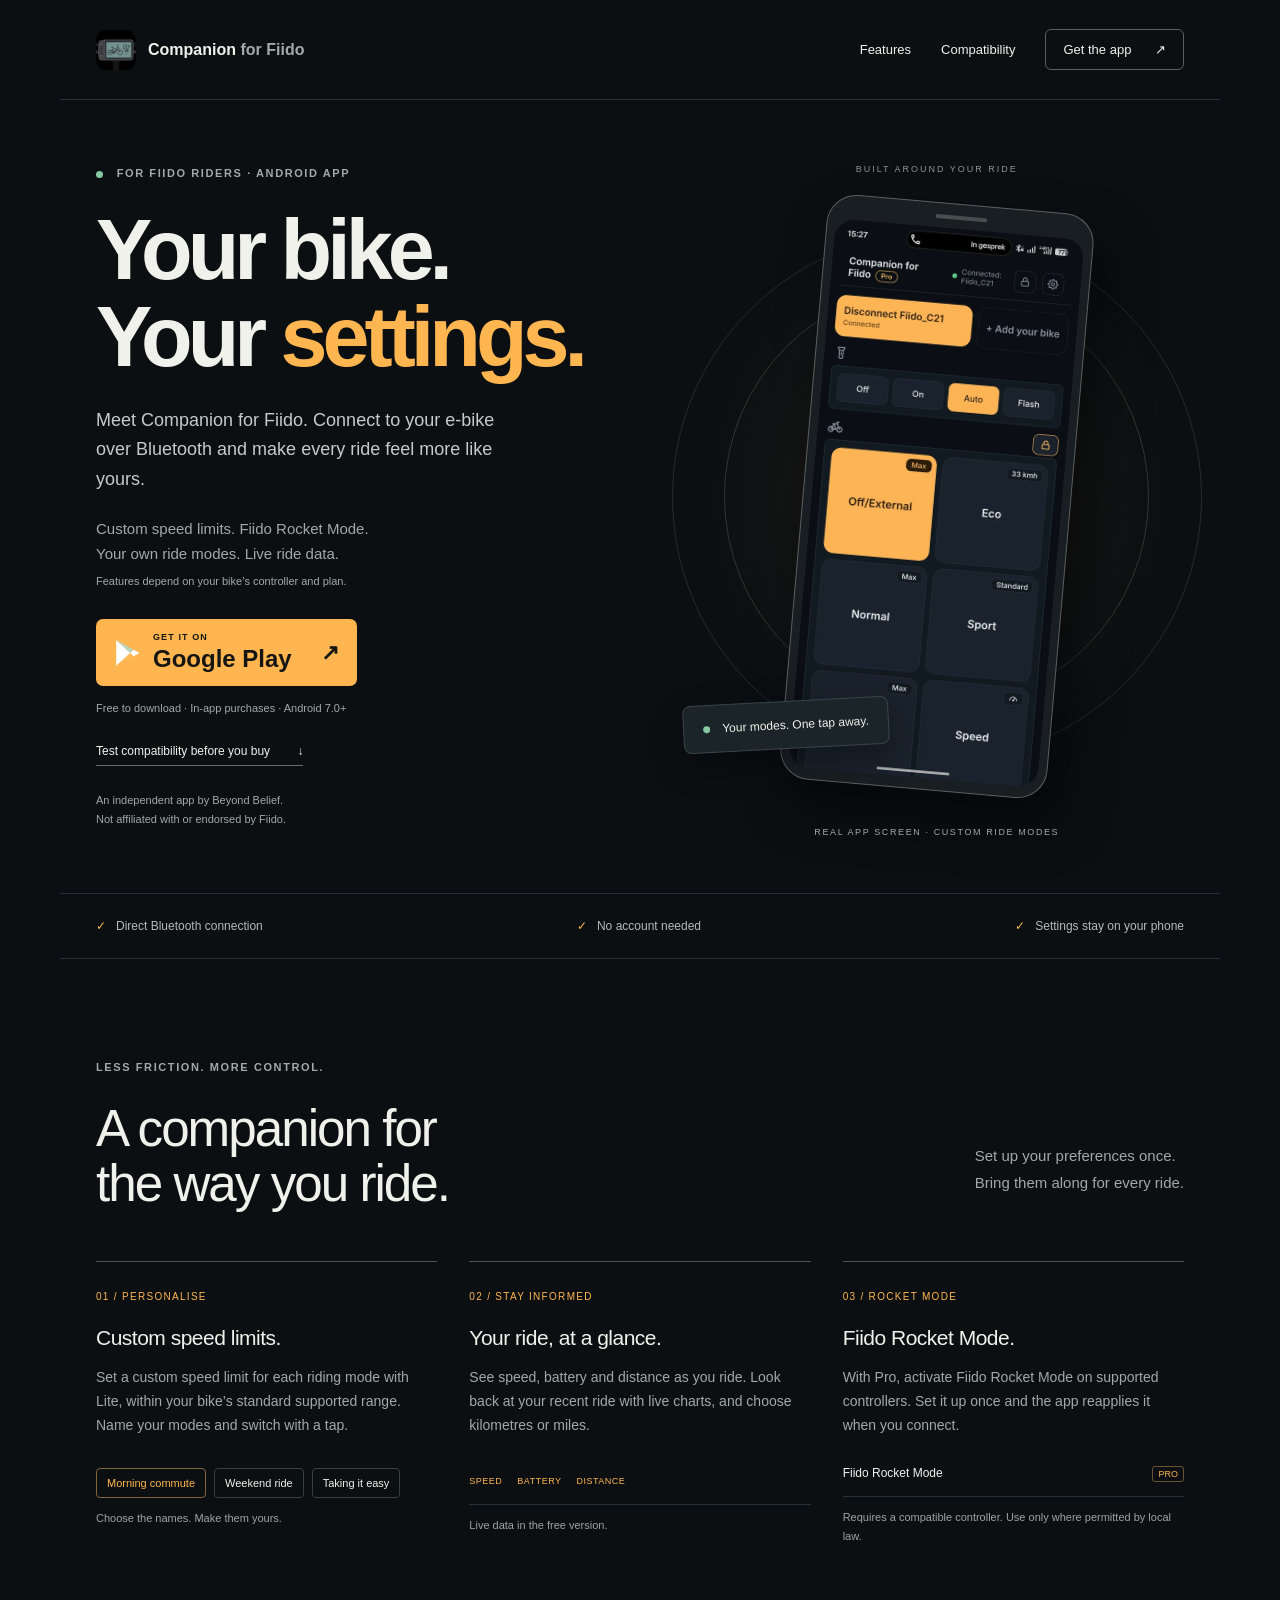
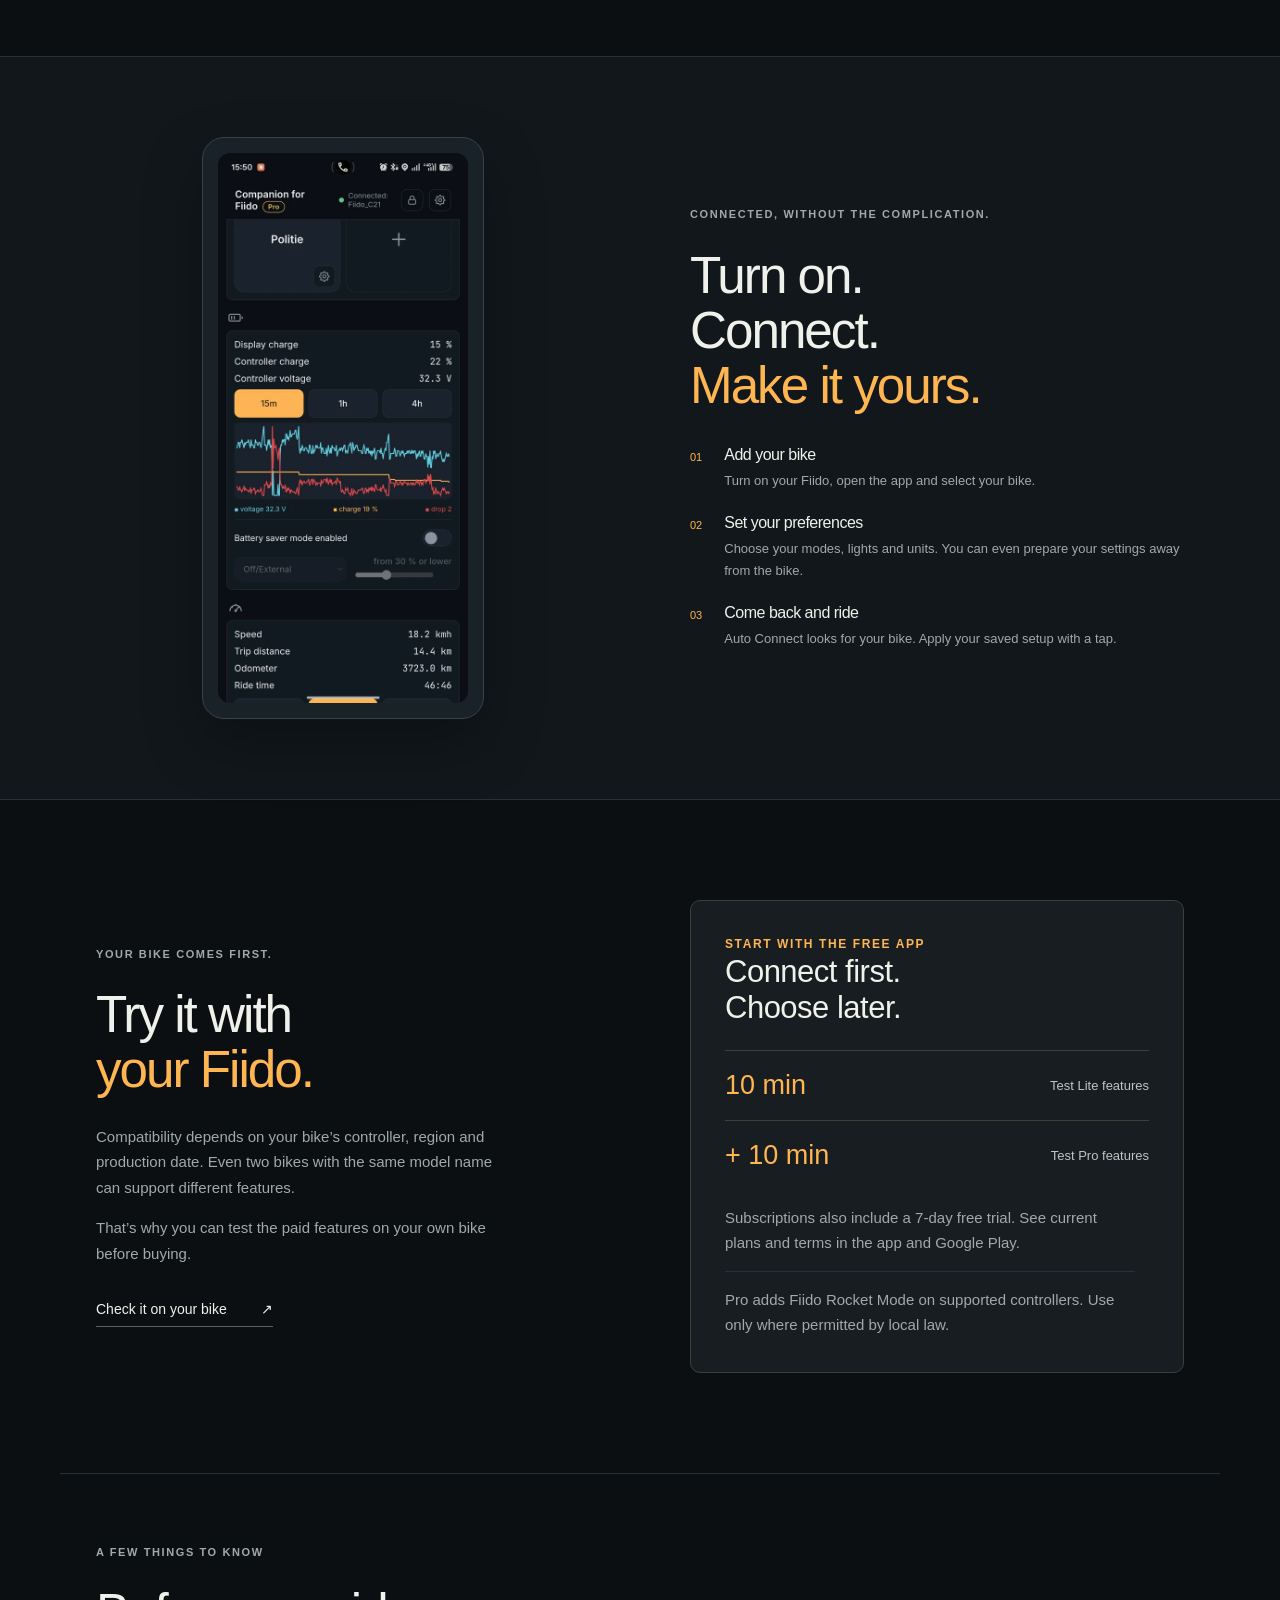
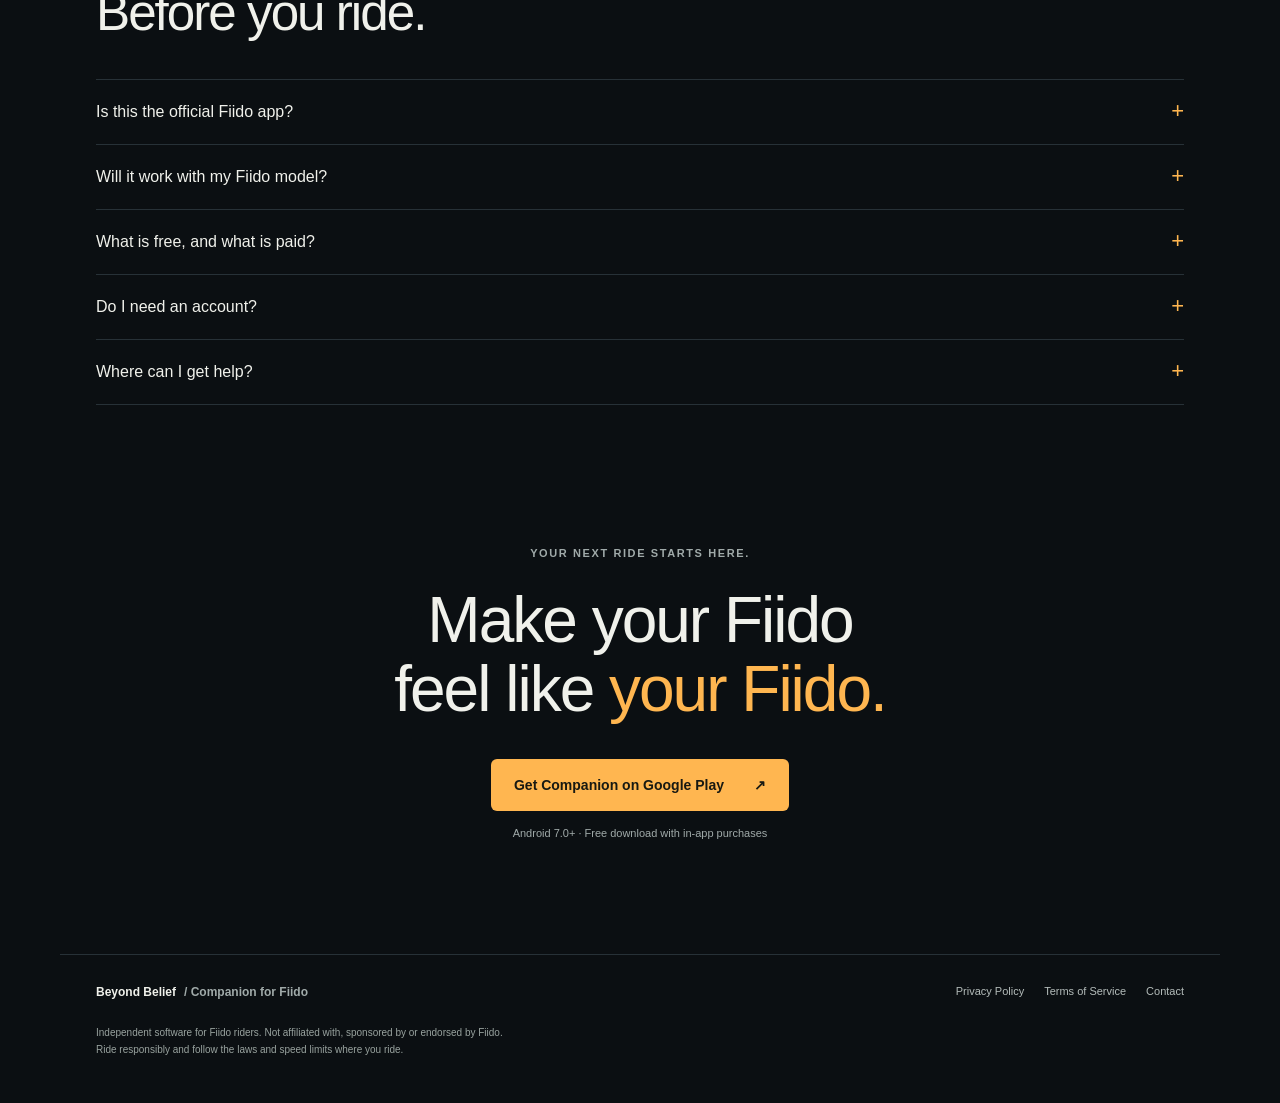
<file: index.html>
<!doctype html>
<html lang="en">
<head>
  <meta charset="utf-8">
  <meta name="viewport" content="width=device-width, initial-scale=1">
  <meta name="theme-color" content="#0b0f12">
  <title>Companion for Fiido | Independent Android App for Fiido E-bikes</title>
  <meta name="description" content="Independent Fiido app for Android with custom speed limits, Fiido Rocket Mode on supported bikes and live ride data. Test compatibility before buying.">
  <link rel="canonical" href="https://www.beyondbelief.ai/">
  <meta property="og:type" content="website">
  <meta property="og:title" content="Companion for Fiido — Your bike. Your settings.">
  <meta property="og:description" content="Custom speed limits. Fiido Rocket Mode on supported bikes. Live ride data. An independent Android app for Fiido e-bikes. Test compatibility before buying.">
  <meta property="og:url" content="https://www.beyondbelief.ai/">
  <meta property="og:image" content="https://www.beyondbelief.ai/screen-0.webp">
  <link rel="icon" href="screen-0.webp" type="image/webp">
  <link rel="stylesheet" href="style.css?v=20261101">
</head>
<body>
<a class="skip" href="#main">Skip to content</a>
<header class="wrap nav">
  <a class="brand" href="#" aria-label="Companion for Fiido home"><img src="screen-0.webp" width="40" height="40" alt=""><span>Companion <span class="muted">for Fiido</span></span></a>
  <nav aria-label="Main navigation"><a href="#features">Features</a><a href="#compatibility">Compatibility</a><a class="nav-cta" data-play href="https://play.google.com/store/apps/details?id=com.beyondbelief.companionforfiido">Get the app <span aria-hidden="true">↗</span></a></nav>
</header>
<main id="main">
  <section class="wrap hero">
    <div class="hero-copy">
      <p class="eyebrow"><span class="dot"></span> FOR FIIDO RIDERS · ANDROID APP</p>
      <h1>Your bike.<br>Your <em>settings.</em></h1>
      <p class="intro">Meet Companion for Fiido. Connect to your e-bike over Bluetooth and make every ride feel more like yours.</p>
      <p class="hero-details">Custom speed limits. Fiido Rocket Mode.<br>Your own ride modes. Live ride data.<br><span class="micro">Features depend on your bike’s controller and plan.</span></p>
      <a class="play-button" data-play href="https://play.google.com/store/apps/details?id=com.beyondbelief.companionforfiido"><svg aria-hidden="true" viewBox="0 0 24 26"><path d="M2 1 15 13 2 25Z" fill="#fff"/><path d="m2 1 16 9-3 3Z" fill="#b8d7c1"/><path d="m15 13 3 3L2 25Z" fill="#ffba59"/><path d="m18 10 4 2q2 1 0 2l-4 2-3-3Z" fill="#fff"/></svg><span><small>GET IT ON</small>Google Play</span><span class="arrow" aria-hidden="true">↗</span></a>
      <p class="micro">Free to download · In-app purchases · Android 7.0+</p>
      <a class="compat-link" href="#compatibility">Test compatibility before you buy <span aria-hidden="true">↓</span></a>
      <p class="independent">An independent app by Beyond Belief.<br>Not affiliated with or endorsed by Fiido.</p>
    </div>
    <div class="hero-visual">
      <div class="orbit orbit-one" aria-hidden="true"></div><div class="orbit orbit-two" aria-hidden="true"></div>
      <span class="visual-label">BUILT AROUND YOUR RIDE</span>
      <div class="phone"><div class="phone-top" aria-hidden="true"></div><img src="ride-modes-20261101.webp" width="540" height="1188" alt="Companion for Fiido app showing connected bikes, light controls and custom riding modes"></div>
      <div class="float-note"><span class="dot"></span> Your modes. One tap away.</div>
      <span class="visual-caption">REAL APP SCREEN · CUSTOM RIDE MODES</span>
    </div>
  </section>
  <div class="wrap trust"><span>Direct Bluetooth connection</span><span>No account needed</span><span>Settings stay on your phone</span></div>
  <section class="wrap features section" id="features">
    <div class="section-head"><p class="eyebrow">LESS FRICTION. MORE CONTROL.</p><h2>A companion for<br>the way you ride.</h2><p>Set up your preferences once.<br>Bring them along for every ride.</p></div>
    <div class="feature-grid">
      <article><span class="feature-number">01 / PERSONALISE</span><h3>Custom speed limits.</h3><p>Set a custom speed limit for each riding mode with Lite, within your bike’s standard supported range. Name your modes and switch with a tap.</p><div class="mode-chips" aria-hidden="true"><span>Morning commute</span><span>Weekend ride</span><span>Taking it easy</span></div><p class="caption">Choose the names. Make them yours.</p></article>
      <article><span class="feature-number">02 / STAY INFORMED</span><h3>Your ride, at a glance.</h3><p>See speed, battery and distance as you ride. Look back at your recent ride with live charts, and choose kilometres or miles.</p><div class="data-strip" aria-hidden="true"><span>SPEED</span><span>BATTERY</span><span>DISTANCE</span></div><p class="caption">Live data in the free version.</p></article>
      <article><span class="feature-number">03 / ROCKET MODE</span><h3>Fiido Rocket Mode.</h3><p>With Pro, activate Fiido Rocket Mode on supported controllers. Set it up once and the app reapplies it when you connect.</p><div class="auto-row"><span>Fiido Rocket Mode</span><span class="pill">PRO</span></div><p class="caption">Requires a compatible controller. Use only where permitted by local law.</p></article>
    </div>
  </section>
  <section class="detail-section"><div class="wrap detail-grid"><div class="detail-image"><img src="ride-data-20261101.webp" width="540" height="1188" loading="lazy" alt="Real app screen showing battery saver controls, speed, battery, trip distance and ride charts"></div><div class="detail-copy"><p class="eyebrow">CONNECTED, WITHOUT THE COMPLICATION.</p><h2>Turn on.<br>Connect.<br><em>Make it yours.</em></h2><ol><li><span>01</span><div><h3>Add your bike</h3><p>Turn on your Fiido, open the app and select your bike.</p></div></li><li><span>02</span><div><h3>Set your preferences</h3><p>Choose your modes, lights and units. You can even prepare your settings away from the bike.</p></div></li><li><span>03</span><div><h3>Come back and ride</h3><p>Auto Connect looks for your bike. Apply your saved setup with a tap.</p></div></li></ol></div></div></section>
  <section class="wrap section compatibility" id="compatibility"><div><p class="eyebrow">YOUR BIKE COMES FIRST.</p><h2>Try it with<br><em>your Fiido.</em></h2><p>Compatibility depends on your bike’s controller, region and production date. Even two bikes with the same model name can support different features.</p><p>That’s why you can test the paid features on your own bike before buying.</p><a class="text-link" data-play href="https://play.google.com/store/apps/details?id=com.beyondbelief.companionforfiido">Check it on your bike <span aria-hidden="true">↗</span></a></div><div class="trial-panel"><p class="eyebrow">START WITH THE FREE APP</p><h3>Connect first.<br>Choose later.</h3><div class="trial-line"><strong>10 min</strong><span>Test Lite features</span></div><div class="trial-line"><strong>+ 10 min</strong><span>Test Pro features</span></div><p>Subscriptions also include a 7-day free trial. See current plans and terms in the app and Google Play.</p><p class="trial-foot">Pro adds Fiido Rocket Mode on supported controllers. Use only where permitted by local law.</p></div></section>
  <section class="wrap faq section"><p class="eyebrow">A FEW THINGS TO KNOW</p><h2>Before you ride.</h2><details><summary>Is this the official Fiido app?</summary><p>No. Companion for Fiido is an independent app by Beyond Belief. It is not made, sponsored or endorsed by Fiido. Fiido is a trademark of its respective owner.</p></details><details><summary>Will it work with my Fiido model?</summary><p>Features depend on your bike’s hardware and controller. Model name alone does not guarantee compatibility. Download the free app, connect your bike and use the included Lite and Pro test sessions before purchasing.</p></details><details><summary>What is free, and what is paid?</summary><p>The free version includes Bluetooth connection, named modes, manual light controls and live ride data. Lite adds features including multiple bike setups, automatic lights, battery saver and custom speed limits within the standard range. Pro adds Fiido Rocket Mode for supported bikes. Check the app for current prices and available plans.</p></details><details><summary>Do I need an account?</summary><p>No registration is required. The app talks directly to your bike over Bluetooth, and your settings and bike data stay on your phone. Purchases and subscription trials are managed by Google Play.</p></details><details><summary>Where can I get help?</summary><p>Email <a href="mailto:companion@beyondbelief.ai">companion@beyondbelief.ai</a> with your bike model and a description of the issue.</p></details></section>
  <section class="wrap closing"><p class="eyebrow">YOUR NEXT RIDE STARTS HERE.</p><h2>Make your Fiido<br>feel like <em>your Fiido.</em></h2><a class="button" data-play href="https://play.google.com/store/apps/details?id=com.beyondbelief.companionforfiido">Get Companion on Google Play <span aria-hidden="true">↗</span></a><p class="micro">Android 7.0+ · Free download with in-app purchases</p></section>
</main>
<footer class="wrap"><div class="footer-top"><a class="brand" href="#">Beyond Belief<span class="muted">/ Companion for Fiido</span></a><div><a href="https://www.beyondbelief.ai/privacy-policy.html">Privacy Policy</a><a href="https://www.beyondbelief.ai/terms-of-service.html">Terms of Service</a><a href="mailto:companion@beyondbelief.ai">Contact</a></div></div><p>Independent software for Fiido riders. Not affiliated with, sponsored by or endorsed by Fiido.<br>Ride responsibly and follow the laws and speed limits where you ride.</p></footer>
<script src="script.js"></script>
</body>
</html>
</file>
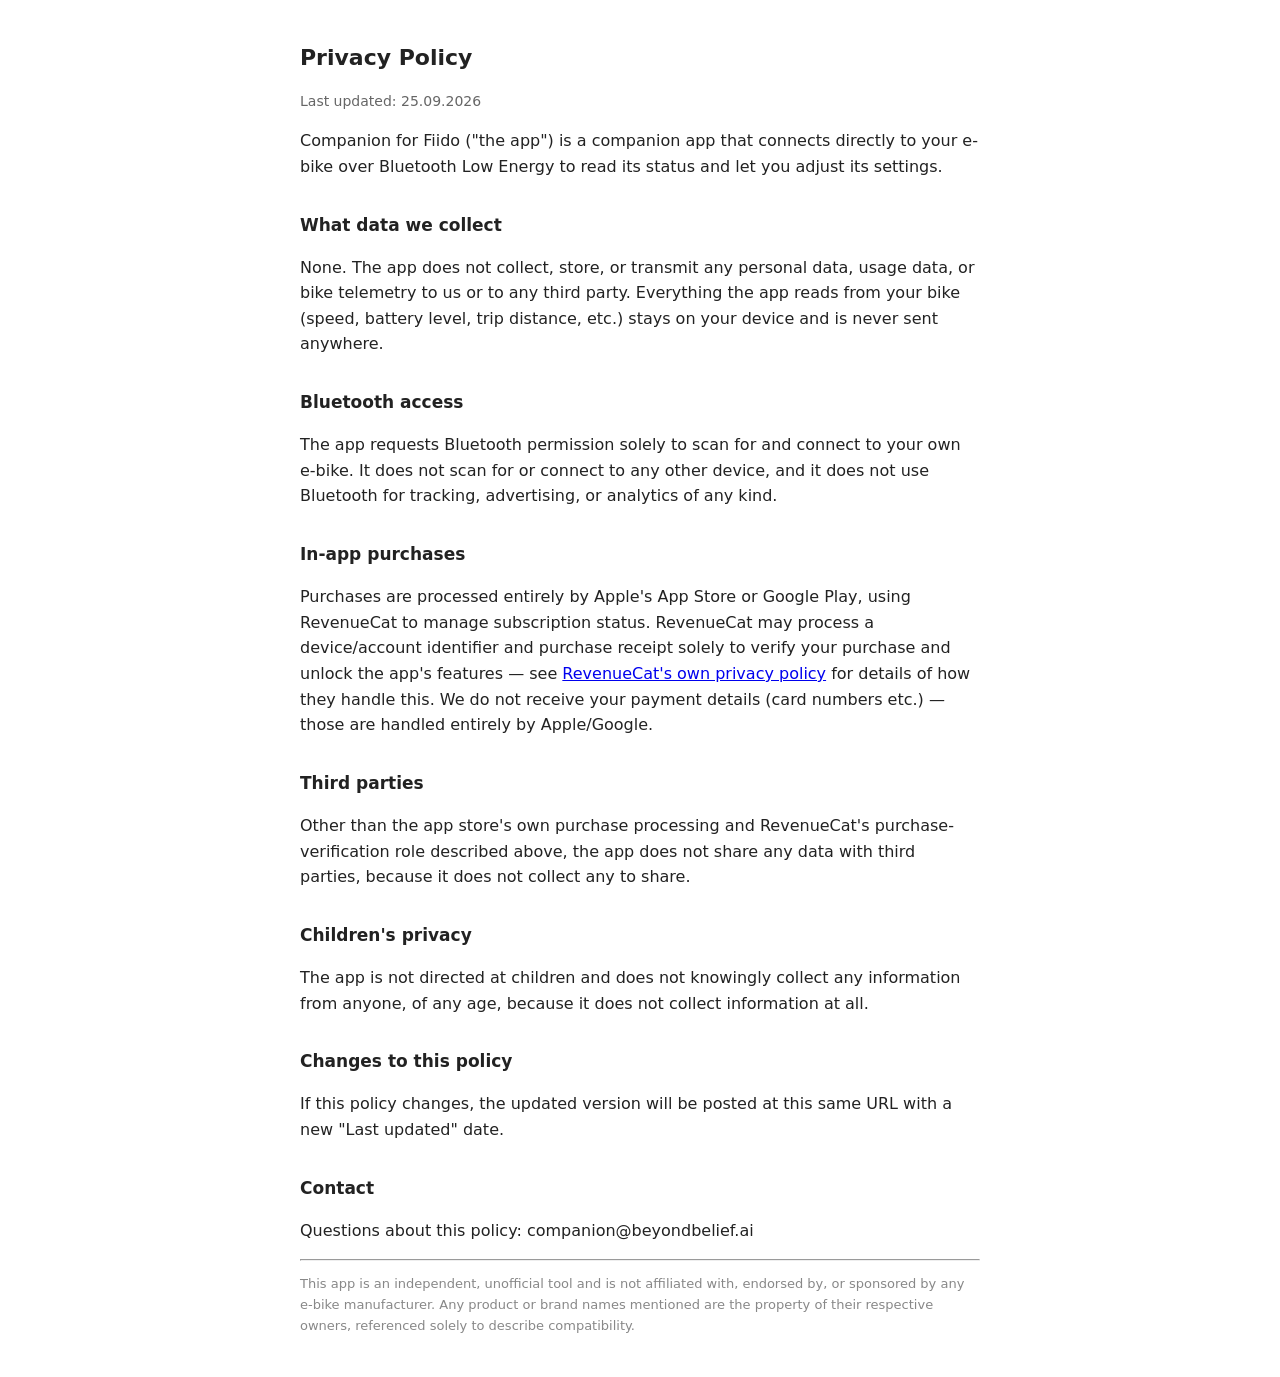
<file: privacy-policy.html>
<!DOCTYPE html>
<html lang="en">
<head>
<meta charset="utf-8">
<meta name="viewport" content="width=device-width, initial-scale=1">
<title>Privacy Policy — Companion for Fiido</title>
<style>
  body { font-family: -apple-system, system-ui, sans-serif; max-width: 680px; margin: 40px auto; padding: 0 20px; line-height: 1.6; color: #222; }
  h1 { font-size: 22px; } h2 { font-size: 17px; margin-top: 32px; }
  .updated { color: #666; font-size: 14px; }
</style>
</head>
<body>
<h1>Privacy Policy</h1>
<p class="updated">Last updated: 25.09.2026</p>

<p>Companion for Fiido ("the app") is a companion app that connects directly
to your e-bike over Bluetooth Low Energy to read its status and let you
adjust its settings.</p>

<h2>What data we collect</h2>
<p>None. The app does not collect, store, or transmit any personal data,
usage data, or bike telemetry to us or to any third party. Everything the
app reads from your bike (speed, battery level, trip distance, etc.) stays
on your device and is never sent anywhere.</p>

<h2>Bluetooth access</h2>
<p>The app requests Bluetooth permission solely to scan for and connect to
your own e-bike. It does not scan for or connect to any other device, and
it does not use Bluetooth for tracking, advertising, or analytics of any
kind.</p>

<h2>In-app purchases</h2>
<p>Purchases are processed entirely by Apple's App Store or Google Play,
using RevenueCat to manage subscription status. RevenueCat may process a
device/account identifier and purchase receipt solely to verify your
purchase and unlock the app's features — see
<a href="https://www.revenuecat.com/privacy" target="_blank" rel="noopener">RevenueCat's own privacy policy</a>
for details of how they handle this. We do not receive your payment
details (card numbers etc.) — those are handled entirely by Apple/Google.</p>

<h2>Third parties</h2>
<p>Other than the app store's own purchase processing and RevenueCat's
purchase-verification role described above, the app does not share any
data with third parties, because it does not collect any to share.</p>

<h2>Children's privacy</h2>
<p>The app is not directed at children and does not knowingly collect any
information from anyone, of any age, because it does not collect
information at all.</p>

<h2>Changes to this policy</h2>
<p>If this policy changes, the updated version will be posted at this same
URL with a new "Last updated" date.</p>

<h2>Contact</h2>
<p>Questions about this policy: companion@beyondbelief.ai</p>

<hr>
<p style="color:#888; font-size:13px;">
This app is an independent, unofficial tool and is not affiliated with,
endorsed by, or sponsored by any e-bike manufacturer. Any product or brand
names mentioned are the property of their respective owners, referenced
solely to describe compatibility.
</p>
</body>
</html>
</file>
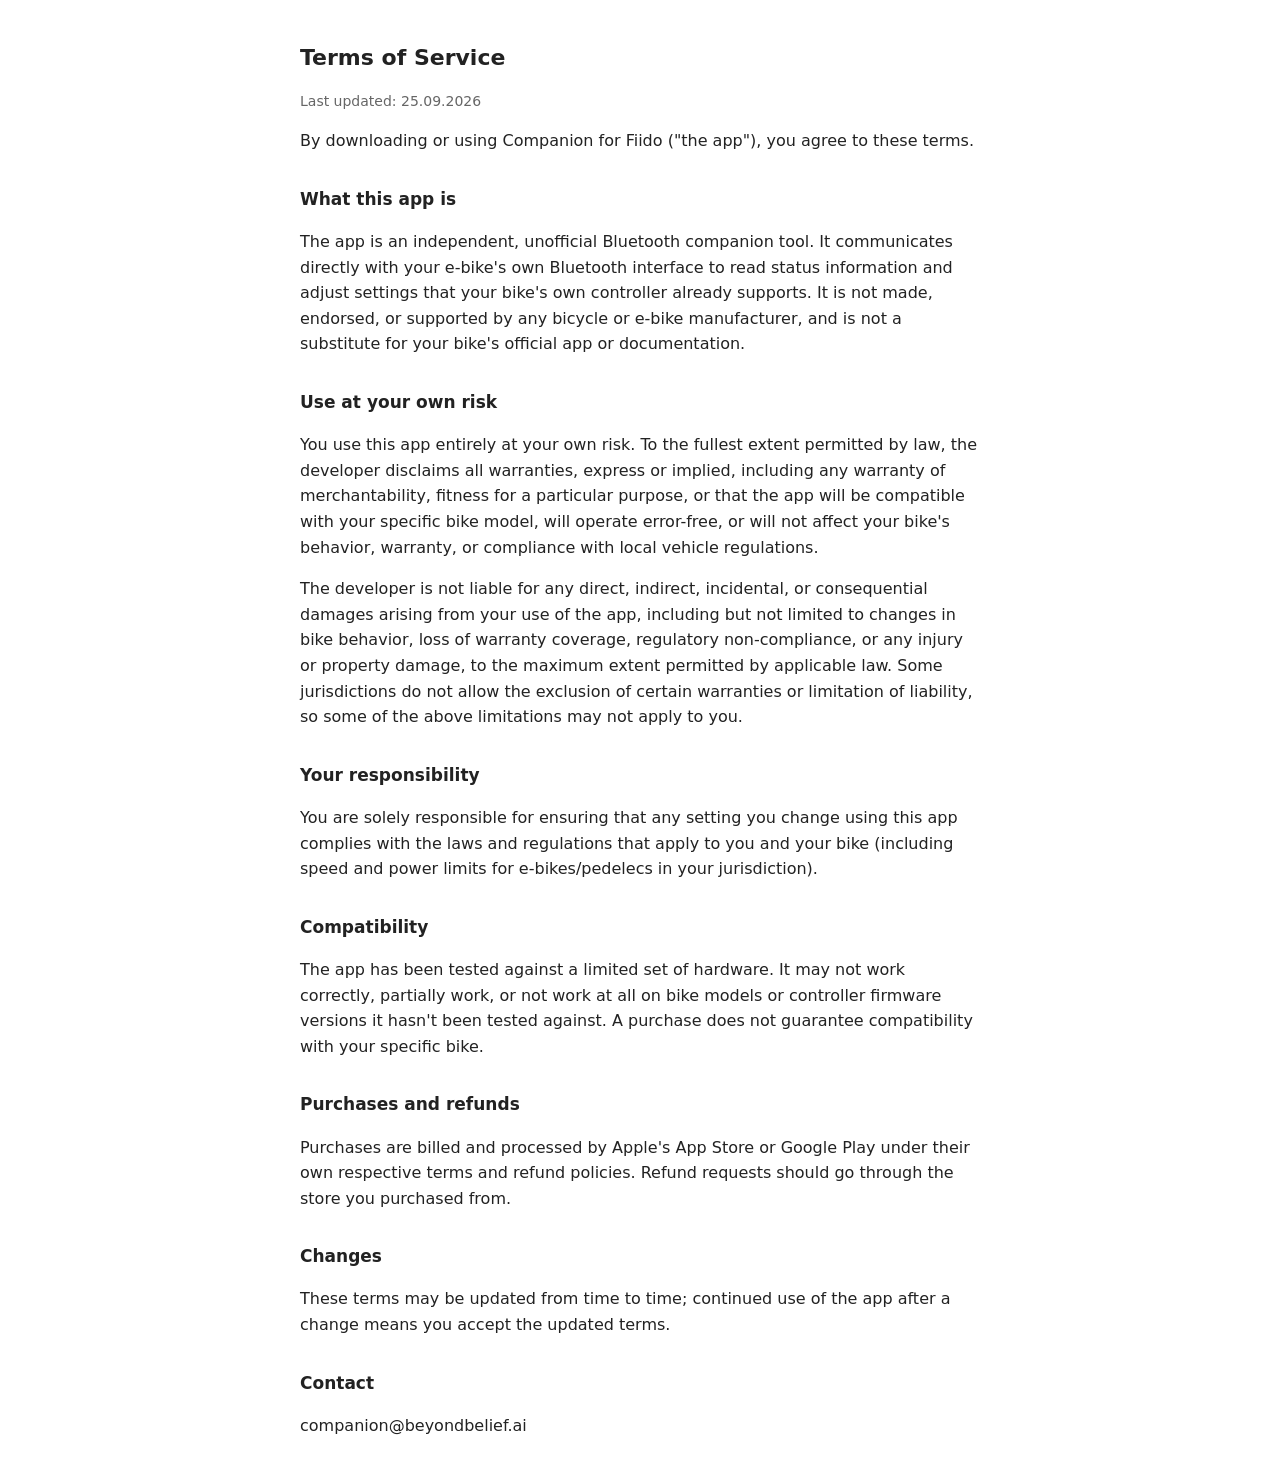
<file: terms-of-service.html>
<!DOCTYPE html>
<html lang="en">
<head>
<meta charset="utf-8">
<meta name="viewport" content="width=device-width, initial-scale=1">
<title>Terms of Service — Companion for Fiido</title>
<style>
  body { font-family: -apple-system, system-ui, sans-serif; max-width: 680px; margin: 40px auto; padding: 0 20px; line-height: 1.6; color: #222; }
  h1 { font-size: 22px; } h2 { font-size: 17px; margin-top: 32px; }
  .updated { color: #666; font-size: 14px; }
</style>
</head>
<body>
<h1>Terms of Service</h1>
<p class="updated">Last updated: 25.09.2026</p>

<p>By downloading or using Companion for Fiido ("the app"), you agree to
these terms.</p>

<h2>What this app is</h2>
<p>The app is an independent, unofficial Bluetooth companion tool. It
communicates directly with your e-bike's own Bluetooth interface to read
status information and adjust settings that your bike's own controller
already supports. It is not made, endorsed, or supported by any bicycle or
e-bike manufacturer, and is not a substitute for your bike's official app
or documentation.</p>

<h2>Use at your own risk</h2>
<p>You use this app entirely at your own risk. To the fullest extent
permitted by law, the developer disclaims all warranties, express or
implied, including any warranty of merchantability, fitness for a
particular purpose, or that the app will be compatible with your specific
bike model, will operate error-free, or will not affect your bike's
behavior, warranty, or compliance with local vehicle regulations.</p>

<p>The developer is not liable for any direct, indirect, incidental, or
consequential damages arising from your use of the app, including but not
limited to changes in bike behavior, loss of warranty coverage, regulatory
non-compliance, or any injury or property damage, to the maximum extent
permitted by applicable law. Some jurisdictions do not allow the exclusion
of certain warranties or limitation of liability, so some of the above
limitations may not apply to you.</p>

<h2>Your responsibility</h2>
<p>You are solely responsible for ensuring that any setting you change
using this app complies with the laws and regulations that apply to you
and your bike (including speed and power limits for e-bikes/pedelecs in
your jurisdiction).</p>

<h2>Compatibility</h2>
<p>The app has been tested against a limited set of hardware. It may not
work correctly, partially work, or not work at all on bike models or
controller firmware versions it hasn't been tested against. A purchase
does not guarantee compatibility with your specific bike.</p>

<h2>Purchases and refunds</h2>
<p>Purchases are billed and processed by Apple's App Store or Google Play
under their own respective terms and refund policies. Refund requests
should go through the store you purchased from.</p>

<h2>Changes</h2>
<p>These terms may be updated from time to time; continued use of the app
after a change means you accept the updated terms.</p>

<h2>Contact</h2>
<p>companion@beyondbelief.ai</p>
</body>
</html>
</file>
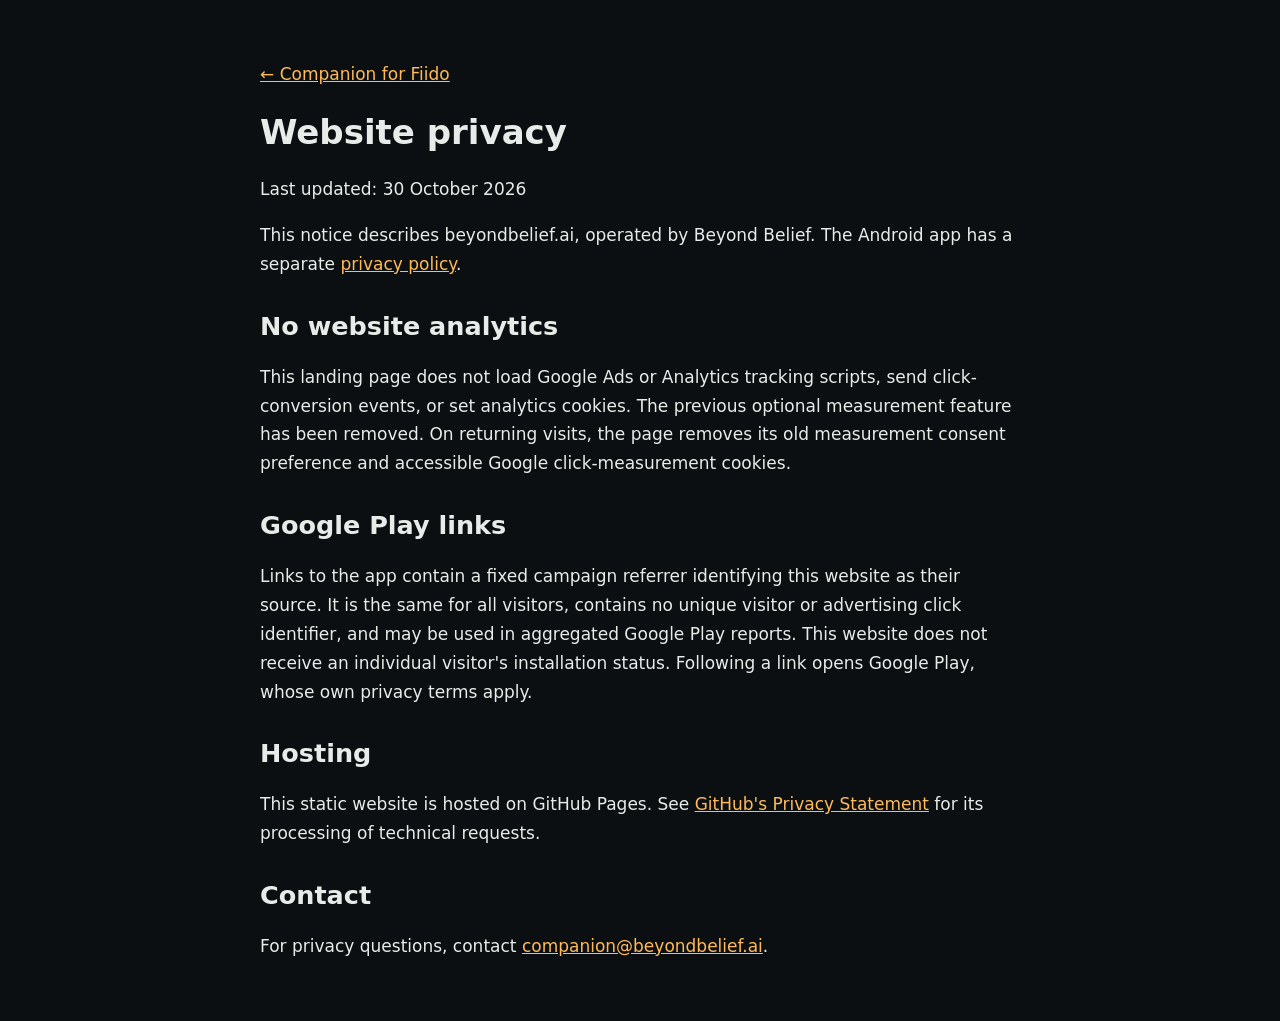
<file: tracking-privacy.html>
<!doctype html>
<html lang="en"><head><meta charset="utf-8"><meta name="viewport" content="width=device-width,initial-scale=1"><title>Website privacy | Companion for Fiido</title><meta name="robots" content="noindex"><style>body{max-width:760px;margin:60px auto;padding:0 24px;background:#0b0f12;color:#e7ece8;font:17px/1.7 system-ui,sans-serif}a{color:#ffba59}h1,h2{line-height:1.2}h2{margin-top:32px}</style></head><body>
<a href="/">← Companion for Fiido</a><h1>Website privacy</h1><p>Last updated: 30 October 2026</p>
<p>This notice describes beyondbelief.ai, operated by Beyond Belief. The Android app has a separate <a href="privacy-policy.html">privacy policy</a>.</p>
<h2>No website analytics</h2><p>This landing page does not load Google Ads or Analytics tracking scripts, send click-conversion events, or set analytics cookies. The previous optional measurement feature has been removed. On returning visits, the page removes its old measurement consent preference and accessible Google click-measurement cookies.</p>
<h2>Google Play links</h2><p>Links to the app contain a fixed campaign referrer identifying this website as their source. It is the same for all visitors, contains no unique visitor or advertising click identifier, and may be used in aggregated Google Play reports. This website does not receive an individual visitor's installation status. Following a link opens Google Play, whose own privacy terms apply.</p>
<h2>Hosting</h2><p>This static website is hosted on GitHub Pages. See <a href="https://docs.github.com/en/site-policy/privacy-policies/github-general-privacy-statement">GitHub's Privacy Statement</a> for its processing of technical requests.</p>
<h2>Contact</h2><p>For privacy questions, contact <a href="mailto:companion@beyondbelief.ai">companion@beyondbelief.ai</a>.</p>
</body></html>
</file>
<file: style.css>
:root{color-scheme:dark;--bg:#0b0f12;--surface:#12191e;--line:#273137;--text:#f0f1eb;--muted:#a0aaa9;--accent:#ffb650}*{box-sizing:border-box}html{scroll-behavior:smooth;scroll-padding-top:25px}body{margin:0;background:var(--bg);color:var(--text);font-family:Arial,Helvetica,sans-serif;-webkit-font-smoothing:antialiased}a{color:inherit;text-decoration:none}a,summary{touch-action:manipulation}a:focus-visible,summary:focus-visible{outline:3px solid var(--accent);outline-offset:6px}.wrap{max-width:1160px;margin:auto;padding-left:36px;padding-right:36px}.muted{color:var(--muted)}.nav{display:flex;align-items:center;justify-content:space-between;min-height:100px;border-bottom:1px solid var(--line);gap:20px}.brand{display:flex;align-items:center;gap:12px;font-size:16px;font-weight:600}.brand img{border-radius:10px;object-fit:cover}.nav nav{display:flex;align-items:center;gap:30px;font-size:13px}.nav nav>a:hover,.text-link:hover,.compat-link:hover,footer a:hover{color:var(--accent)}.nav-cta{border:1px solid #59605d;border-radius:6px;padding:12px 17px}.nav-cta span{margin-left:20px}.hero{display:grid;grid-template-columns:1.15fr 1fr;min-height:720px;gap:25px;align-items:center;padding-top:65px;padding-bottom:65px}.eyebrow{font-size:11px;letter-spacing:1.6px;font-weight:600;line-height:1.6;color:var(--muted);margin:0 0 24px}.dot{display:inline-block;width:7px;height:7px;border-radius:50%;background:#86c8a2;margin-right:9px;vertical-align:middle}h1{font-size:clamp(60px,6.6vw,89px);letter-spacing:-5px;line-height:1.03;font-weight:600;margin:0 0 25px}em{font-style:normal;color:var(--accent)}.intro{font-size:18px;line-height:1.65;max-width:425px;color:#c4cbca}.hero-details{font-size:15px;line-height:1.7;color:var(--muted);margin:21px 0 27px}.play-button{display:inline-flex;gap:13px;align-items:center;background:var(--accent);color:#151613;border-radius:7px;padding:13px 18px;min-width:228px;font-size:24px;font-weight:600;transition:background .2s,transform .2s}.play-button svg{width:26px;height:30px}.play-button small{display:block;font-size:9px;letter-spacing:1.1px;margin-bottom:3px}.play-button .arrow{font-size:22px;margin-left:16px}.play-button:hover,.button:hover{background:#ffca7c;transform:translateY(-2px)}.micro{font-size:11px;color:var(--muted);line-height:1.7;margin-top:13px}.compat-link{display:inline-block;font-size:12px;margin:15px 0 0;border-bottom:1px solid #666f6c;padding-bottom:7px}.compat-link span{margin-left:24px}.independent{color:#a0aaa9;font-size:11px;line-height:1.7;margin:25px 0 0}.hero-visual{position:relative;display:flex;justify-content:center;align-items:center;min-height:650px;isolation:isolate}.hero-visual:before{content:'';position:absolute;inset:25px -10px;background:radial-gradient(ellipse,#72502733,transparent 67%);z-index:-1}.orbit{position:absolute;border:1px solid #32362e;border-radius:50%;z-index:-1;width:425px;height:425px}.orbit-two{width:530px;height:530px;border-color:#252b28}.visual-label{position:absolute;top:-8px;font-size:9px;letter-spacing:2px;color:#8c9490}.phone{width:268px;padding:10px 8px 11px;background:#181e22;border:1px solid #5a5f60;box-shadow:15px 25px 50px #0008;border-radius:30px;transform:rotate(5deg)}.phone img{display:block;width:100%;height:auto;border-radius:20px}.phone-top{width:52px;height:4px;background:#474e50;border-radius:6px;margin:1px auto 9px}.float-note{position:absolute;bottom:73px;left:-7px;background:#1b2428;box-shadow:0 12px 35px #0005;padding:16px 19px;border:1px solid #3a4548;border-radius:8px;font-size:12px;transform:rotate(-3deg)}.visual-caption{position:absolute;bottom:-15px;font-size:9px;letter-spacing:1.6px;color:var(--muted)}.trust{display:flex;justify-content:space-between;border-top:1px solid var(--line);border-bottom:1px solid var(--line);padding-top:25px;padding-bottom:25px;font-size:12px;color:#b1bcba}.trust span:before{content:'✓';color:var(--accent);margin-right:10px}.section{padding-top:100px;padding-bottom:100px}h2{font-size:clamp(36px,4vw,52px);line-height:1.08;letter-spacing:-2px;font-weight:500;margin:0 0 26px}.section-head{position:relative}.section-head>p:last-child{position:absolute;right:0;bottom:0;font-size:15px;line-height:1.8;color:var(--muted)}.feature-grid{display:grid;grid-template-columns:repeat(3,1fr);margin-top:50px;gap:32px}.feature-grid article{border-top:1px solid #4a524b;padding-top:24px}.feature-number{color:var(--accent);font-size:10px;letter-spacing:1.3px}h3{font-size:21px;font-weight:500;letter-spacing:-.5px;margin:22px 0 16px}p{line-height:1.7}.feature-grid p{font-size:14px;color:var(--muted)}.mode-chips{display:flex;gap:8px;flex-wrap:wrap;margin-top:30px}.mode-chips span{padding:8px 10px;border:1px solid #35403f;border-radius:4px;font-size:11px}.mode-chips span:first-child{color:var(--accent);border-color:#82633c}.feature-grid .caption{font-size:11px;color:#9ca5a3}.data-strip{display:flex;gap:15px;color:var(--accent);font-size:9px;letter-spacing:.5px;border-bottom:1px solid var(--line);padding:18px 0;margin-top:20px}.auto-row{display:flex;justify-content:space-between;border-bottom:1px solid var(--line);padding:14px 0;font-size:12px}.pill{color:var(--accent);font-size:9px;border:1px solid #6a5334;border-radius:3px;padding:2px 5px}.detail-section{background:#11171b;border-top:1px solid var(--line);border-bottom:1px solid var(--line)}.detail-grid{display:grid;grid-template-columns:1fr 1fr;gap:100px;padding-top:80px;padding-bottom:80px;align-items:center}.detail-image{justify-self:center;background:#192228;padding:15px;border-radius:22px;border:1px solid #394244;box-shadow:0 25px 60px #0004}.detail-image img{width:250px;height:auto;display:block;border-radius:12px}.detail-copy ol{list-style:none;padding:0;margin:32px 0 0}.detail-copy li{display:flex;gap:22px;margin-top:22px}.detail-copy li>span{color:var(--accent);font-size:11px;line-height:2}.detail-copy h3{font-size:16px;margin:0 0 6px}.detail-copy li p{font-size:13px;color:var(--muted);margin:0}.compatibility{display:grid;grid-template-columns:1fr 1fr;gap:100px;align-items:center}.compatibility>div>p:not(.eyebrow){color:var(--muted);font-size:15px;max-width:410px}.text-link{display:inline-block;margin-top:20px;font-size:14px;border-bottom:1px solid #5b625b;padding-bottom:9px}.text-link span{margin-left:30px}.trial-panel{background:#171d20;border:1px solid #3b4039;border-radius:10px;padding:34px}.trial-panel .eyebrow{color:var(--accent)}.trial-panel h3{font-size:31px;line-height:1.15;margin:0 0 24px}.trial-line{display:flex;justify-content:space-between;align-items:center;padding:19px 0;border-top:1px solid #394139;gap:15px}.trial-line strong{font-size:27px;color:var(--accent);font-weight:500;white-space:nowrap}.trial-line span{color:#bec6c3;font-size:13px}.trial-panel p{color:var(--muted);font-size:12px;margin-bottom:0}.trial-panel .trial-foot{font-size:11px;border-top:1px solid var(--line);padding-top:15px}.faq{border-top:1px solid var(--line);padding-top:70px;padding-bottom:70px}.faq h2{margin-bottom:38px}.faq details{border-top:1px solid var(--line)}.faq details:last-child{border-bottom:1px solid var(--line)}summary{cursor:pointer;padding:23px 35px 23px 0;font-size:16px;position:relative;list-style:none}summary::-webkit-details-marker{display:none}summary:after{content:'+';position:absolute;right:0;color:var(--accent);font-size:22px;top:18px}details[open] summary:after{content:'−'}details p{margin:0 0 24px;color:var(--muted);font-size:14px;max-width:800px}details a{text-decoration:underline}.closing{text-align:center;padding-top:70px;padding-bottom:100px}.closing h2{font-size:clamp(40px,5vw,65px);margin-bottom:35px}.button{display:inline-flex;gap:30px;align-items:center;background:var(--accent);color:#181912;border-radius:6px;padding:18px 23px;font-size:14px;font-weight:600;transition:background .2s,transform .2s}footer{border-top:1px solid var(--line);padding-top:30px;padding-bottom:35px}.footer-top{display:flex;justify-content:space-between;gap:25px}.footer-top .brand{font-size:12px;gap:8px}.footer-top>div{display:flex;gap:20px;font-size:11px;color:#b4bcba}footer>p{color:#99a39f;font-size:10px;margin-top:25px}.skip{position:absolute;top:-100px;background:var(--accent);color:#000;padding:15px;z-index:10}.skip:focus{top:10px}@media(max-width:1000px){.wrap{padding-left:28px;padding-right:28px}.orbit-one{width:320px;height:320px}.orbit-two{width:380px;height:380px}.float-note{left:-5px;font-size:11px;padding:12px}.detail-grid,.compatibility{gap:55px}.feature-grid{gap:22px}.nav nav{gap:18px}}@media(max-width:760px){.wrap{padding-left:23px;padding-right:23px}.nav{min-height:80px}.nav .brand{font-size:12px;gap:8px}.brand img{width:32px;height:32px}.nav nav>a:not(.nav-cta){display:none}.nav nav{gap:0}.nav-cta{padding:10px 12px;font-size:11px}.nav-cta span{margin-left:9px}.hero{grid-template-columns:1fr;padding-top:48px;padding-bottom:40px;gap:55px}.hero-copy{max-width:530px}h1{font-size:72px;letter-spacing:-4px}.intro{font-size:17px}.hero-details{font-size:14px}.hero-visual{min-height:620px;max-width:430px;width:100%;justify-self:center}.phone{width:250px}.visual-label{top:0}.visual-caption{bottom:0}.float-note{left:5px;bottom:65px}.orbit-one{width:290px;height:290px}.orbit-two{width:335px;height:335px}.trust{flex-direction:column;gap:15px}.section{padding-top:65px;padding-bottom:65px}h2{font-size:40px}.section-head>p:last-child{position:static;margin-top:22px}.feature-grid{grid-template-columns:1fr;gap:35px;margin-top:35px}.feature-grid h3{margin-top:18px}.detail-grid{grid-template-columns:1fr;gap:45px;padding-top:55px;padding-bottom:55px}.detail-copy{grid-row:1}.detail-image img{width:235px}.compatibility{grid-template-columns:1fr;gap:35px}.trial-panel{padding:28px}.faq{padding-top:55px;padding-bottom:40px}.closing{padding-top:45px;padding-bottom:65px}.footer-top{flex-direction:column;gap:25px}.footer-top .brand{flex-wrap:wrap}.button{font-size:12px;gap:15px}summary{font-size:15px}}@media(prefers-reduced-motion:reduce){html{scroll-behavior:auto}*{transition:none!important}}
</file>
